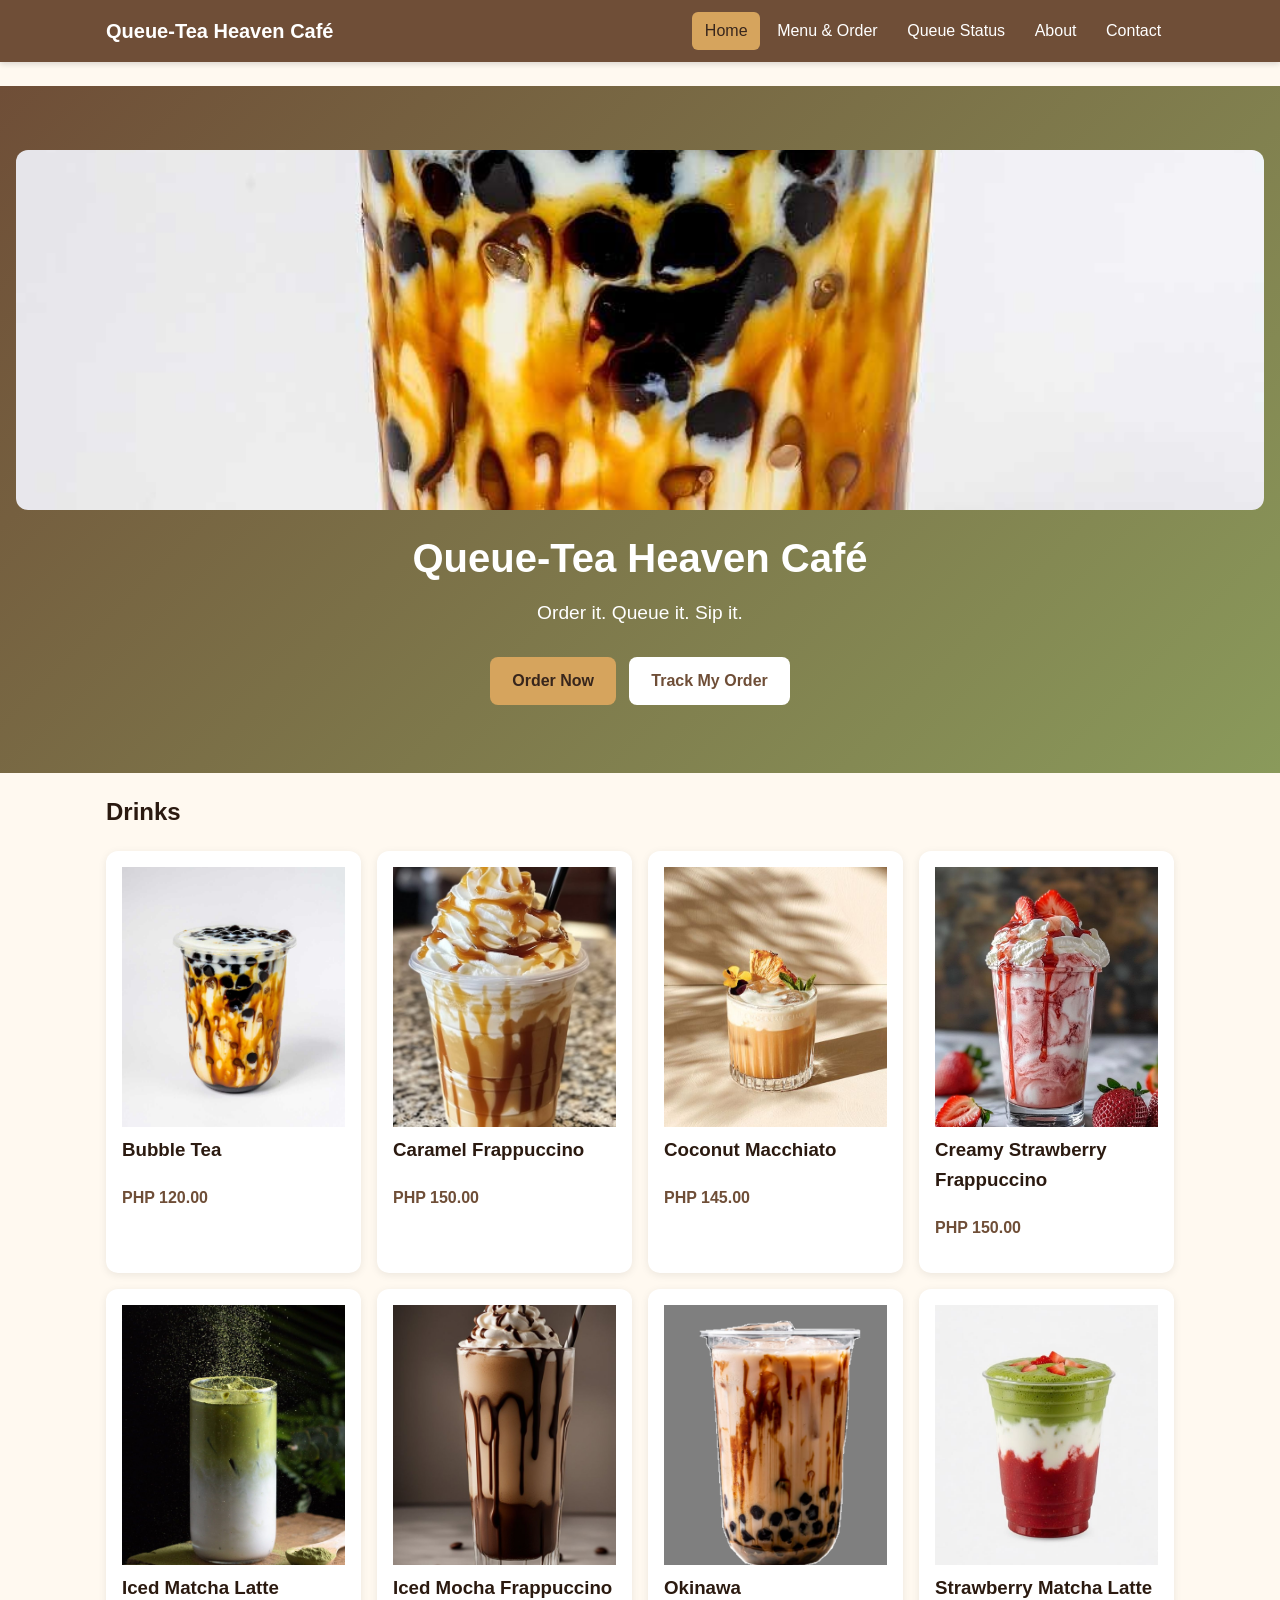
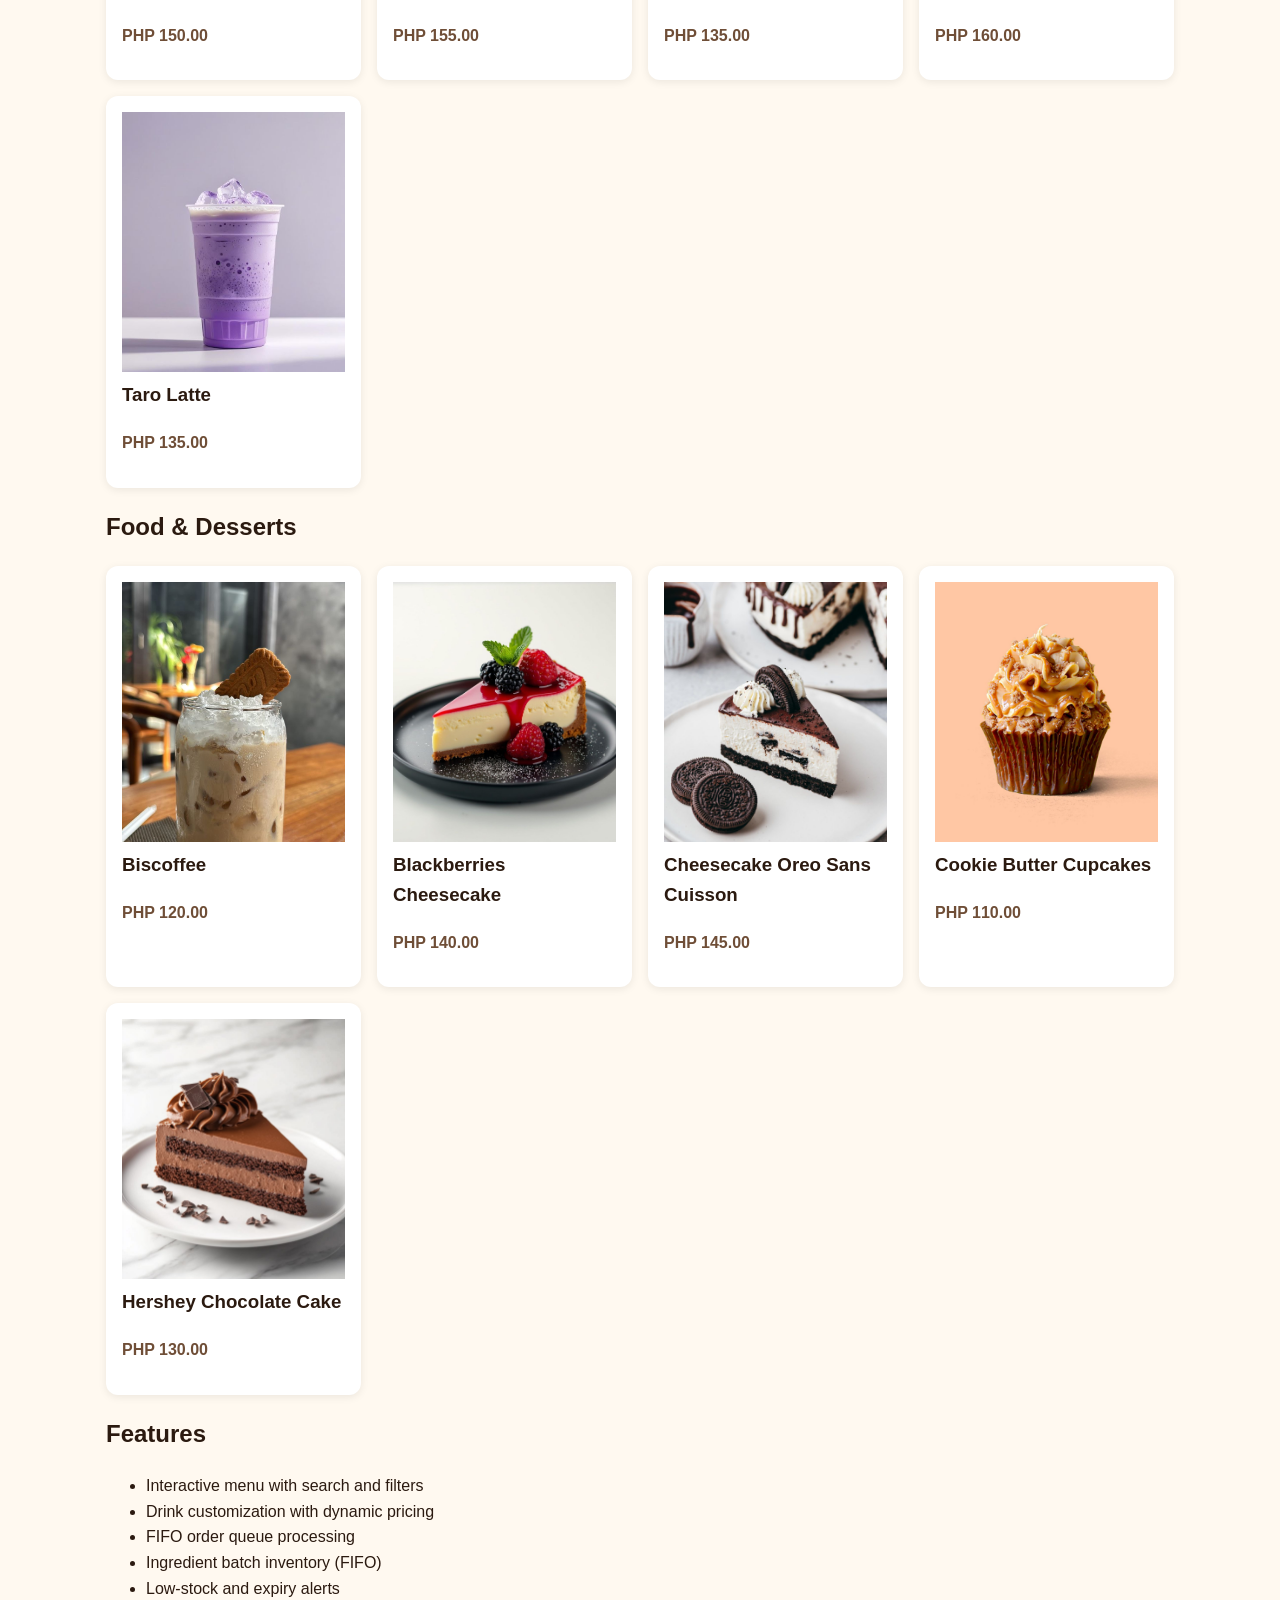
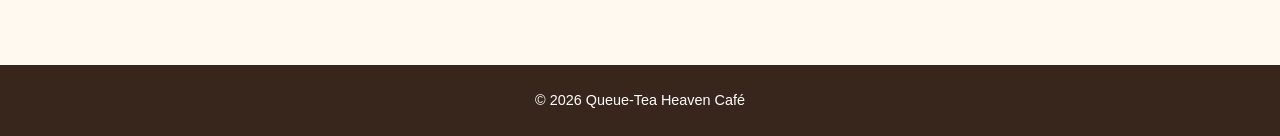
<file: index.html>
<!DOCTYPE html>
<html lang="en">
<head>
<meta charset="UTF-8">
<meta name="viewport" content="width=device-width, initial-scale=1">
<title>Queue-Tea Heaven Café</title>
<link rel="stylesheet" href="css/style.css">
</head>
<body>

<header class="site-header">
  <div class="container nav-wrap">
    <div class="brand">Queue-Tea Heaven Café</div>

    <button class="nav-toggle" aria-label="Toggle navigation">&#9776;</button>

    <nav class="nav-links">
      <a href="index.html">Home</a>
      <a href="menu.html">Menu & Order</a>
      <a href="queue.html">Queue Status</a>
      <a href="about.html">About</a>
      <a href="contact.html">Contact</a>
    </nav>
  </div>
</header>

<main>

<section class="hero">
  <img
    src="Bubble%20Tea.jpg"
    alt="Queue-Tea Heaven Café"
    style="width:100%;max-height:360px;object-fit:cover;border-radius:12px;margin-bottom:1rem;"
  >

  <h1>Queue-Tea Heaven Café</h1>
  <p>Order it. Queue it. Sip it.</p>

  <a class="btn" href="menu.html">Order Now</a>
  <a class="btn secondary" href="queue.html">Track My Order</a>
</section>

<div class="container">

  <!-- DRINKS SECTION -->
  <h2>Drinks</h2>

  <div class="grid cards">

    <div class="card">
      <img src="Bubble%20Tea.jpg" alt="Bubble Tea">
      <h3>Bubble Tea</h3>
      <p class="price">PHP 120.00</p>
    </div>

    <div class="card">
      <img src="Caramel%20Frappuccino.jpg" alt="Caramel Frappuccino">
      <h3>Caramel Frappuccino</h3>
      <p class="price">PHP 150.00</p>
    </div>

    <div class="card">
      <img src="Coconut%20Macchiato.jpg" alt="Coconut Macchiato">
      <h3>Coconut Macchiato</h3>
      <p class="price">PHP 145.00</p>
    </div>

    <div class="card">
      <img src="Creamy%20Strawberry%20frappuccino.jpg" alt="Creamy Strawberry Frappuccino">
      <h3>Creamy Strawberry Frappuccino</h3>
      <p class="price">PHP 150.00</p>
    </div>

    <div class="card">
      <img src="Iced%20Matcha%20Latte.jpg" alt="Iced Matcha Latte">
      <h3>Iced Matcha Latte</h3>
      <p class="price">PHP 150.00</p>
    </div>

    <div class="card">
      <img src="Iced%20Mocha%20Frappuccino.jpg" alt="Iced Mocha Frappuccino">
      <h3>Iced Mocha Frappuccino</h3>
      <p class="price">PHP 155.00</p>
    </div>

    <div class="card">
      <img src="Okinawa.png" alt="Okinawa">
      <h3>Okinawa</h3>
      <p class="price">PHP 135.00</p>
    </div>

    <div class="card">
      <img src="Strawberry%20Matcha%20Latte.jpg" alt="Strawberry Matcha Latte">
      <h3>Strawberry Matcha Latte</h3>
      <p class="price">PHP 160.00</p>
    </div>

    <div class="card">
      <img src="Tarro%20Latte.jpg" alt="Taro Latte">
      <h3>Taro Latte</h3>
      <p class="price">PHP 135.00</p>
    </div>

  </div>

  <!-- FOOD AND DESSERTS SECTION -->
  <h2>Food &amp; Desserts</h2>

  <div class="grid cards">

    <div class="card">
      <img src="Biscoffee.jpg" alt="Biscoffee">
      <h3>Biscoffee</h3>
      <p class="price">PHP 120.00</p>
    </div>

    <div class="card">
      <img src="Blackberries%20Cheesecake.jpg" alt="Blackberries Cheesecake">
      <h3>Blackberries Cheesecake</h3>
      <p class="price">PHP 140.00</p>
    </div>

    <div class="card">
      <img src="Cheesecake%20Oreo%20Sans%20Cuisson.jpg" alt="Cheesecake Oreo Sans Cuisson">
      <h3>Cheesecake Oreo Sans Cuisson</h3>
      <p class="price">PHP 145.00</p>
    </div>

    <div class="card">
      <img src="Cookie%20Butter%20Cupcakes.jpg" alt="Cookie Butter Cupcakes">
      <h3>Cookie Butter Cupcakes</h3>
      <p class="price">PHP 110.00</p>
    </div>

    <div class="card">
      <img src="Hershey%20Chocolate%20Cake.jpg" alt="Hershey Chocolate Cake">
      <h3>Hershey Chocolate Cake</h3>
      <p class="price">PHP 130.00</p>
    </div>

  </div>

  <!-- ORIGINAL WEBSITE FEATURES -->
  <h2>Features</h2>

  <ul>
    <li>Interactive menu with search and filters</li>
    <li>Drink customization with dynamic pricing</li>
    <li>FIFO order queue processing</li>
    <li>Ingredient batch inventory (FIFO)</li>
    <li>Low-stock and expiry alerts</li>
  </ul>

</div>
</main>

<footer>&copy; 2026 Queue-Tea Heaven Café</footer>

<script src="js/main.js"></script>

</body>
</html>
</file>
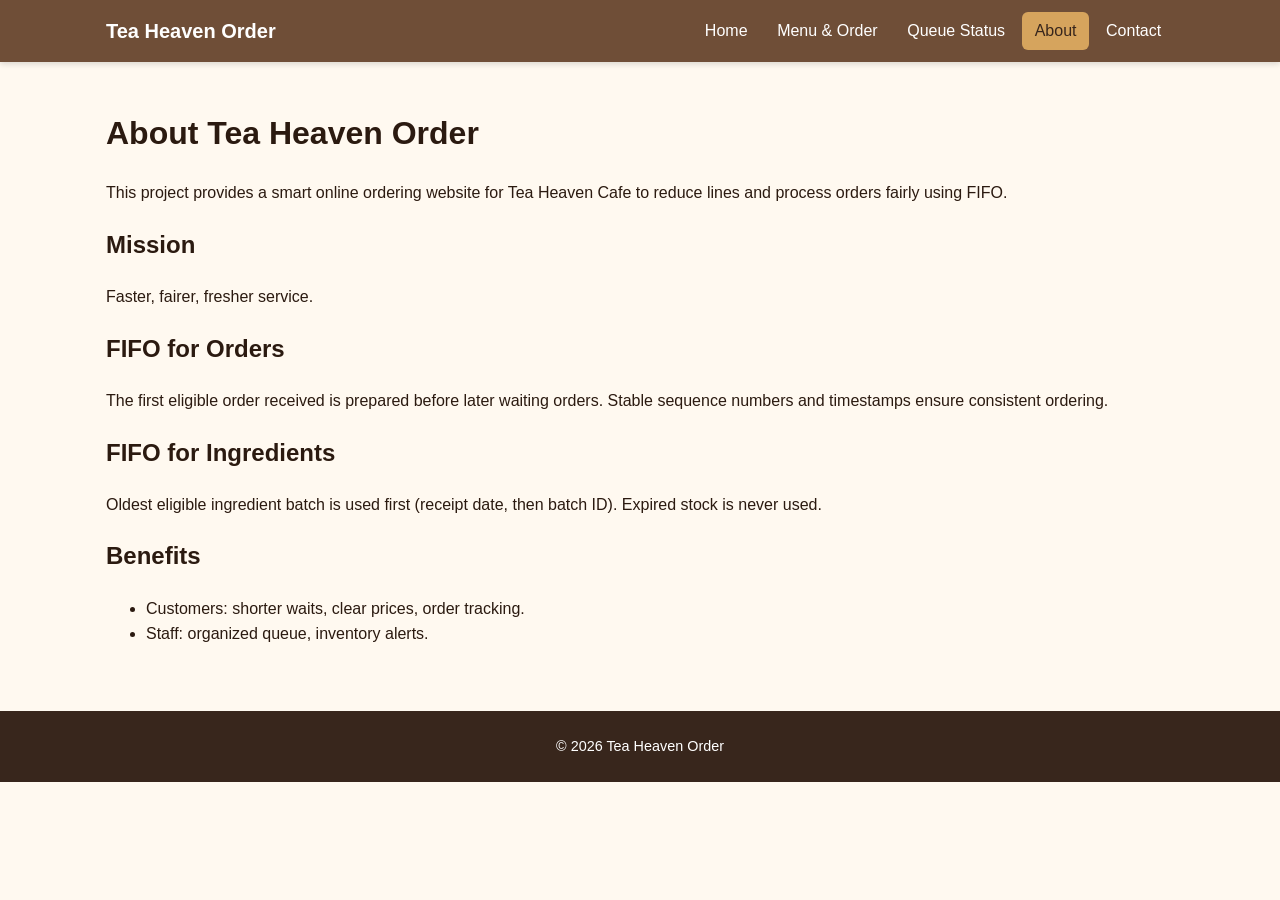
<file: about.html>
<!DOCTYPE html><html lang="en"><head><meta charset="UTF-8"><meta name="viewport" content="width=device-width,initial-scale=1"><title>About - Tea Heaven</title><link rel="stylesheet" href="css/style.css"></head><body>
<header class="site-header"><div class="container nav-wrap"><div class="brand">Tea Heaven Order</div><button class="nav-toggle">&#9776;</button><nav class="nav-links"><a href="index.html">Home</a><a href="menu.html">Menu & Order</a><a href="queue.html">Queue Status</a><a href="about.html">About</a><a href="contact.html">Contact</a></nav></div></header>
<main><div class="container">
<h1>About Tea Heaven Order</h1>
<p>This project provides a smart online ordering website for Tea Heaven Cafe to reduce lines and process orders fairly using FIFO.</p>
<h2>Mission</h2><p>Faster, fairer, fresher service.</p>
<h2>FIFO for Orders</h2><p>The first eligible order received is prepared before later waiting orders. Stable sequence numbers and timestamps ensure consistent ordering.</p>
<h2>FIFO for Ingredients</h2><p>Oldest eligible ingredient batch is used first (receipt date, then batch ID). Expired stock is never used.</p>
<h2>Benefits</h2><ul><li>Customers: shorter waits, clear prices, order tracking.</li><li>Staff: organized queue, inventory alerts.</li></ul>
</div></main>
<footer>&copy; 2026 Tea Heaven Order</footer>
<script src="js/main.js"></script>
</body></html>
</file>
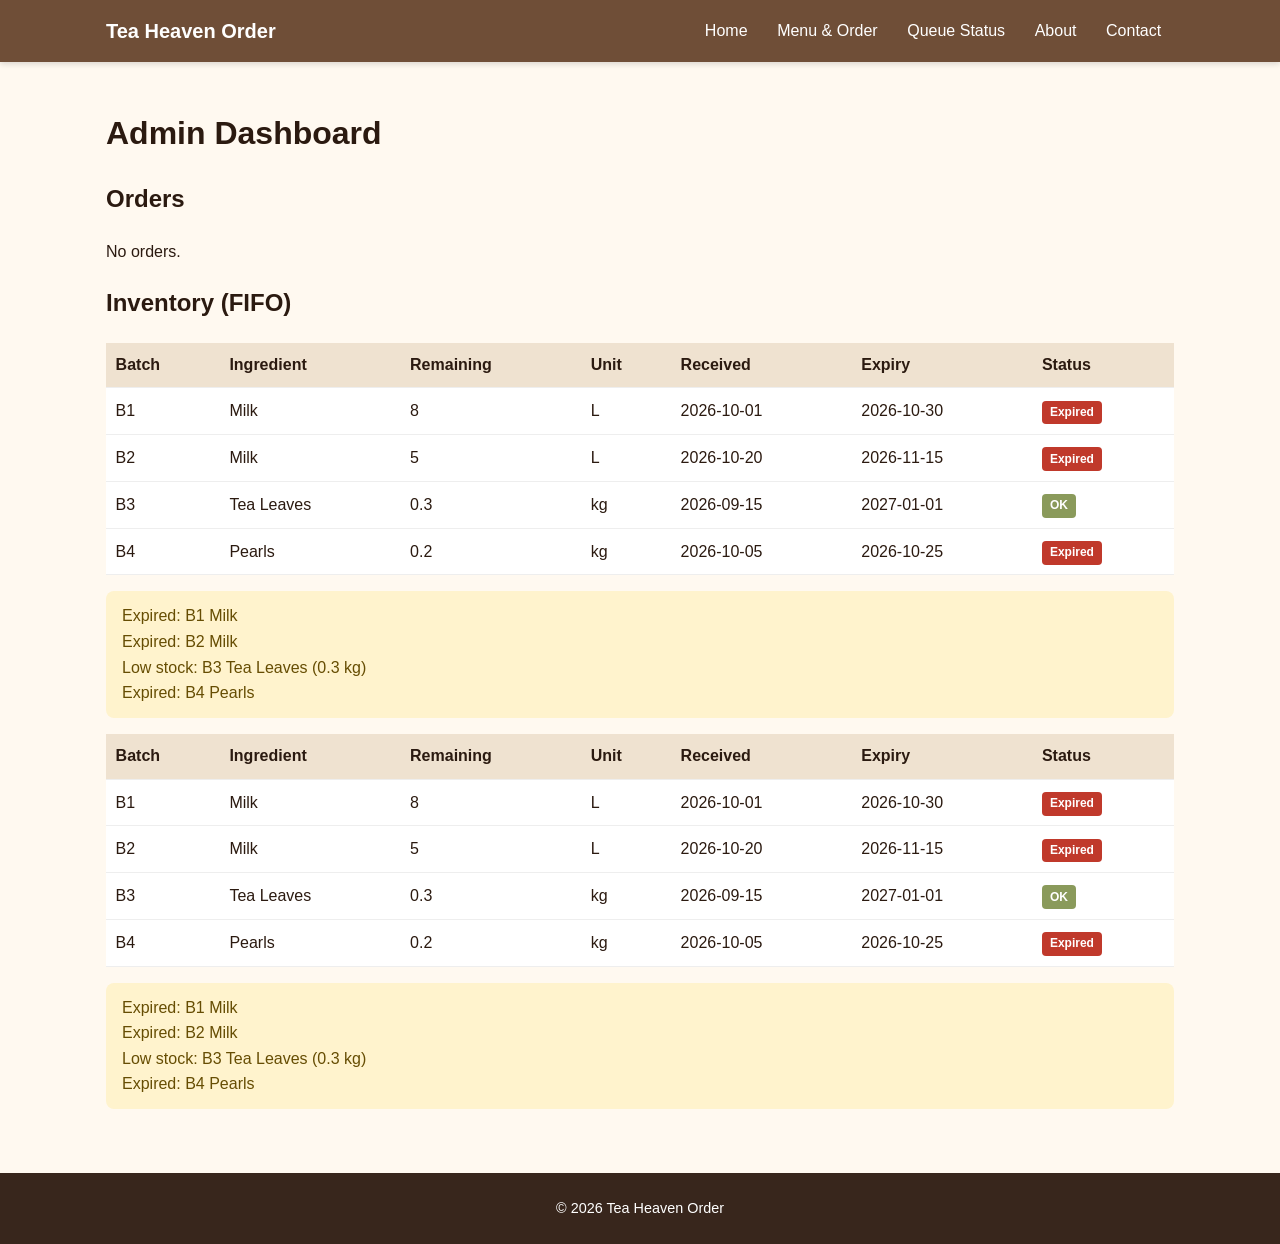
<file: admin.html>
<!DOCTYPE html><html lang="en"><head><meta charset="UTF-8"><meta name="viewport" content="width=device-width,initial-scale=1"><title>Admin - Tea Heaven</title><link rel="stylesheet" href="css/style.css"></head><body>
<header class="site-header"><div class="container nav-wrap"><div class="brand">Tea Heaven Order</div><button class="nav-toggle">&#9776;</button><nav class="nav-links"><a href="index.html">Home</a><a href="menu.html">Menu & Order</a><a href="queue.html">Queue Status</a><a href="about.html">About</a><a href="contact.html">Contact</a></nav></div></header>
<main><div class="container">
<h1>Admin Dashboard</h1>
<h2>Orders</h2><div id="adminOrders"></div>
<h2>Inventory (FIFO)</h2><div id="invTable"></div><div id="adminInv"></div>
</div></main>
<footer>&copy; 2026 Tea Heaven Order</footer>
<script src="js/main.js"></script><script src="js/inventory.js"></script><script src="js/queue.js"></script><script src="js/admin.js"></script>
</body></html>
</file>
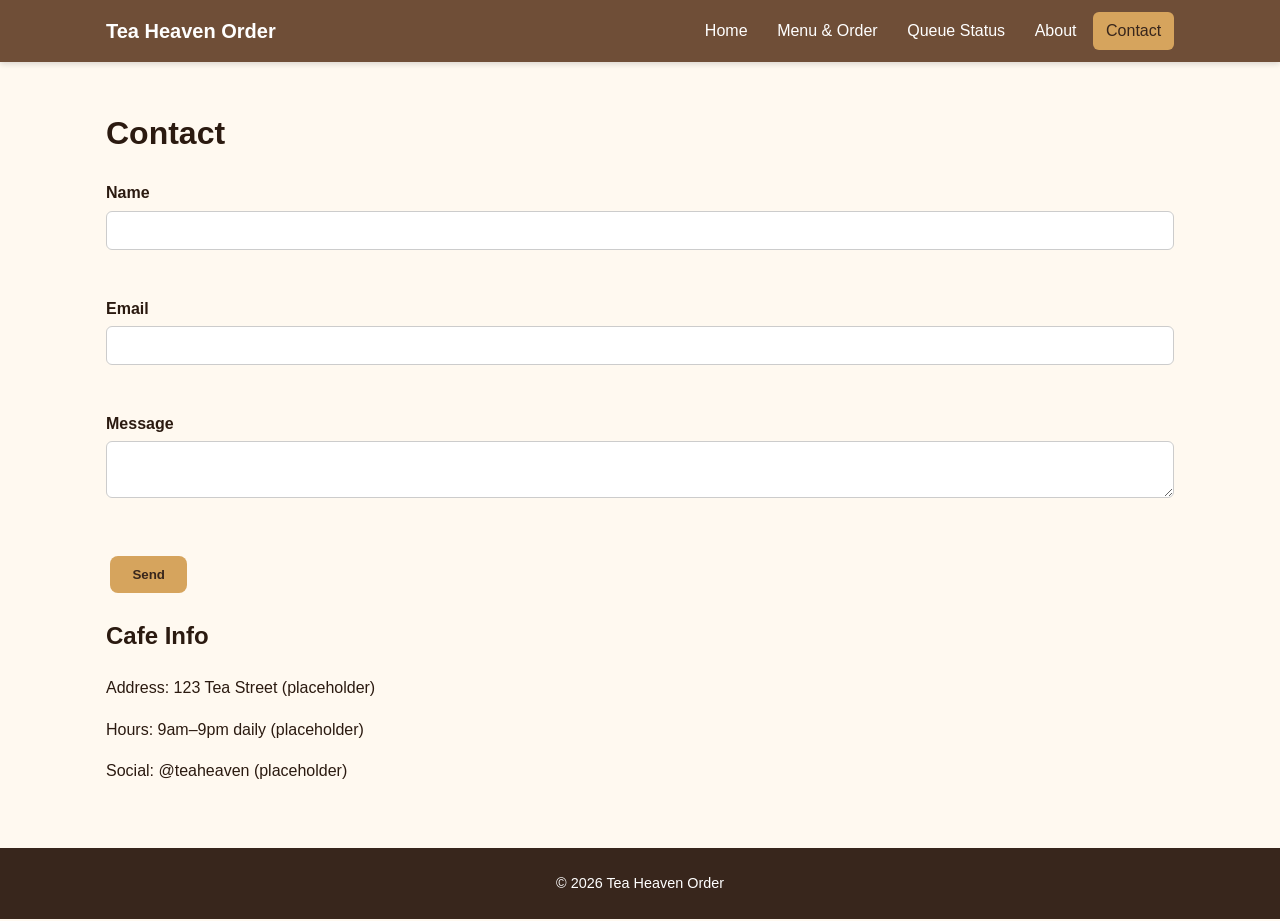
<file: contact.html>
<!DOCTYPE html><html lang="en"><head><meta charset="UTF-8"><meta name="viewport" content="width=device-width,initial-scale=1"><title>Contact - Tea Heaven</title><link rel="stylesheet" href="css/style.css"></head><body>
<header class="site-header"><div class="container nav-wrap"><div class="brand">Tea Heaven Order</div><button class="nav-toggle">&#9776;</button><nav class="nav-links"><a href="index.html">Home</a><a href="menu.html">Menu & Order</a><a href="queue.html">Queue Status</a><a href="about.html">About</a><a href="contact.html">Contact</a></nav></div></header>
<main><div class="container">
<h1>Contact</h1>
<form id="contactForm">
  <div class="form-group"><label>Name</label><input id="cName"><p class="error" id="cNameErr"></p></div>
  <div class="form-group"><label>Email</label><input id="cEmail"><p class="error" id="cEmailErr"></p></div>
  <div class="form-group"><label>Message</label><textarea id="cMsg"></textarea><p class="error" id="cMsgErr"></p></div>
  <button class="btn" type="submit">Send</button>
  <p class="success" id="cSuccess"></p>
</form>
<h2>Cafe Info</h2>
<p>Address: 123 Tea Street (placeholder)</p>
<p>Hours: 9am–9pm daily (placeholder)</p>
<p>Social: @teaheaven (placeholder)</p>
</div></main>
<footer>&copy; 2026 Tea Heaven Order</footer>
<script src="js/main.js"></script>
<script>
document.getElementById('contactForm').addEventListener('submit',e=>{
  e.preventDefault();
  let ok=true;
  const name=document.getElementById('cName').value.trim();
  const email=document.getElementById('cEmail').value.trim();
  const msg=document.getElementById('cMsg').value.trim();
  document.getElementById('cNameErr').textContent = name?'':'Name required';
  if(!name) ok=false;
  document.getElementById('cEmailErr').textContent = /^[^\s@]+@[^\s@]+\.[^\s@]+$/.test(email)?'':'Valid email required';
  if(!/^[^\s@]+@[^\s@]+\.[^\s@]+$/.test(email)) ok=false;
  document.getElementById('cMsgErr').textContent = msg?'':'Message required';
  if(!msg) ok=false;
  if(ok){ document.getElementById('cSuccess').textContent='Message sent (demo).'; }
});
</script>
</body></html>
</file>
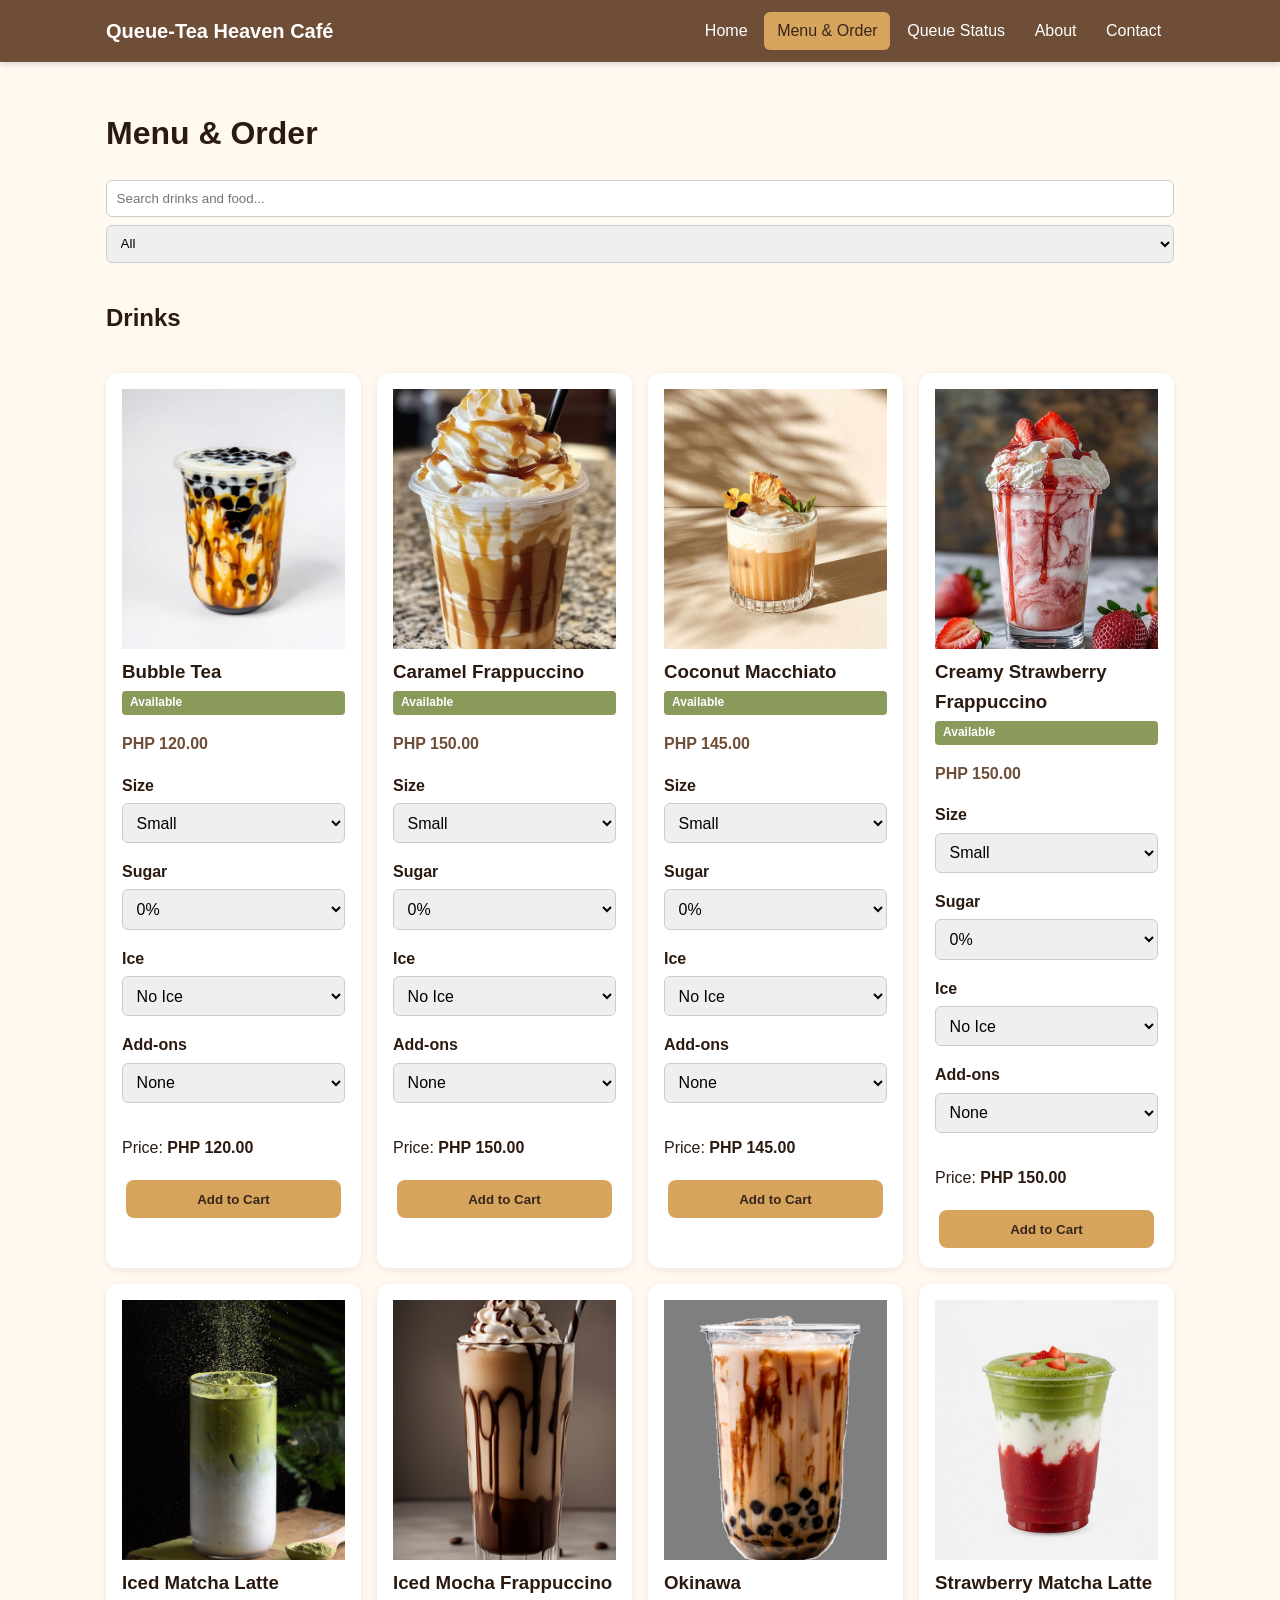
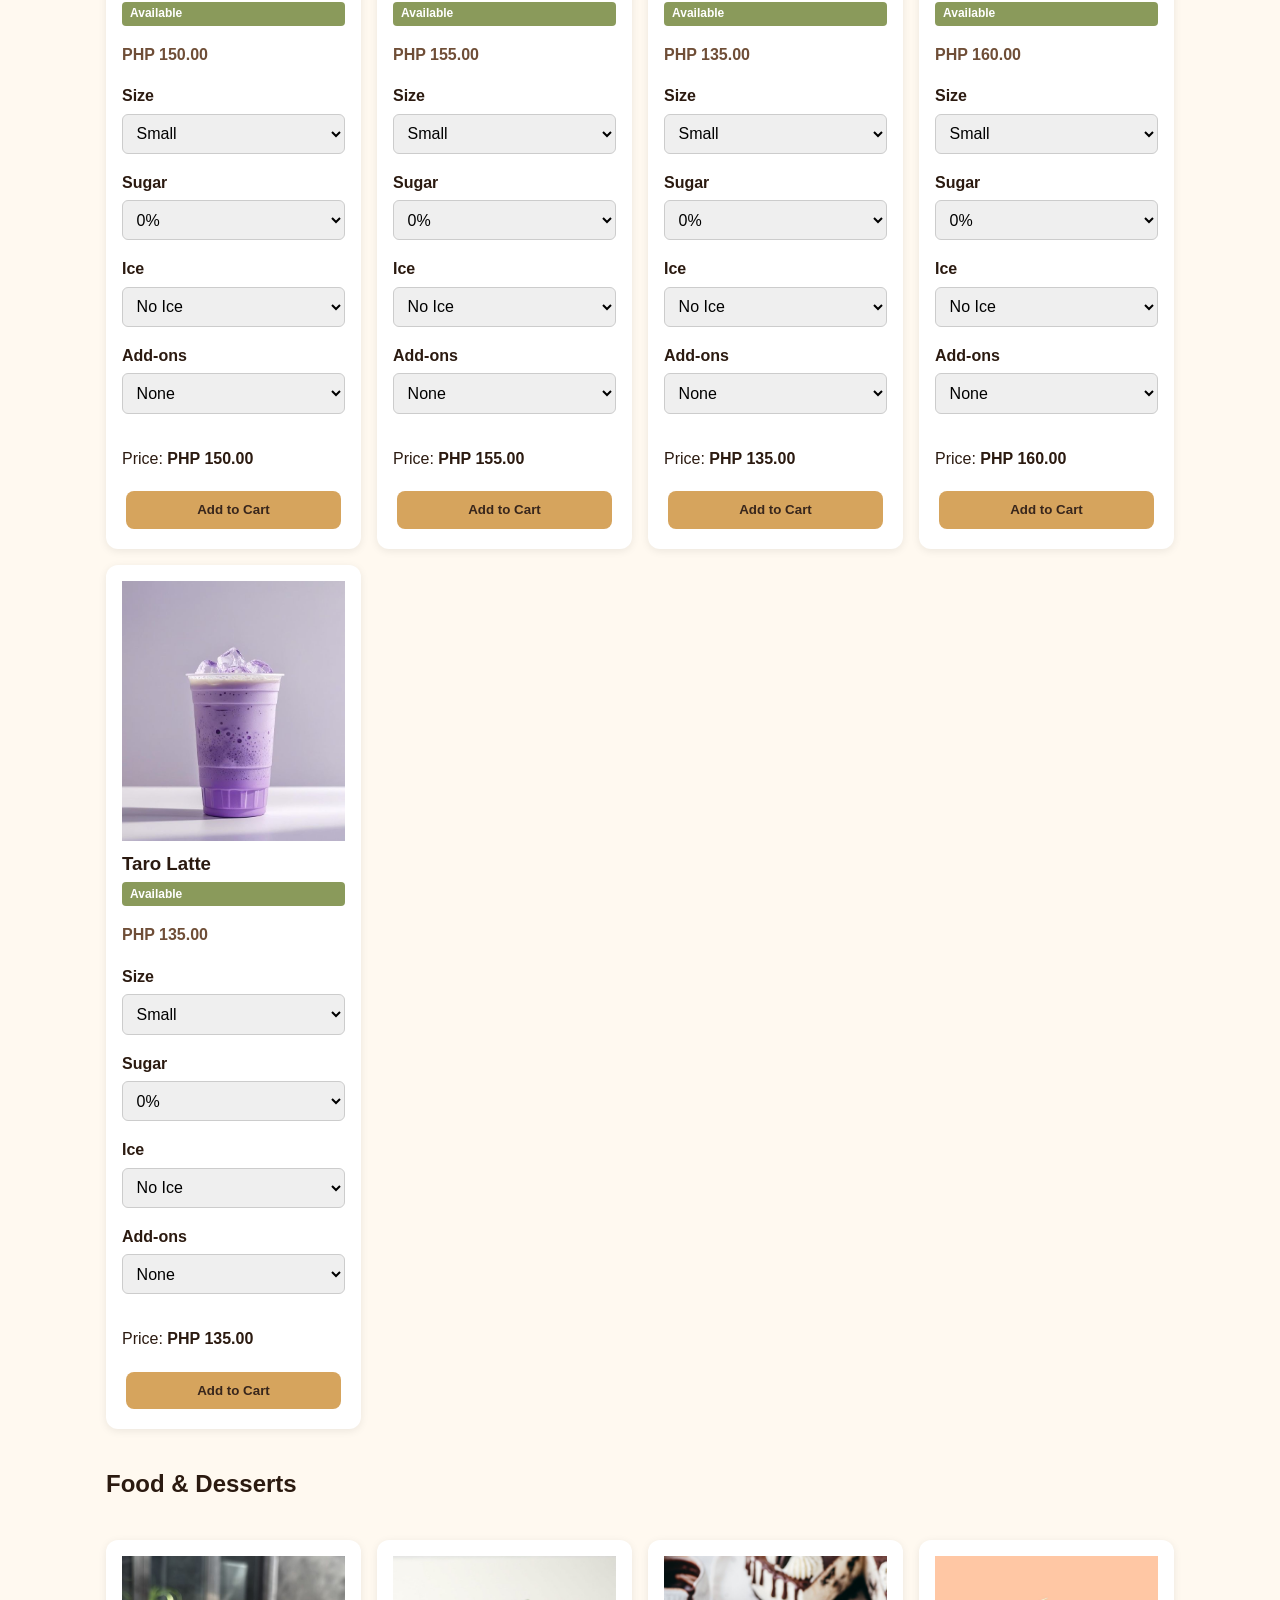
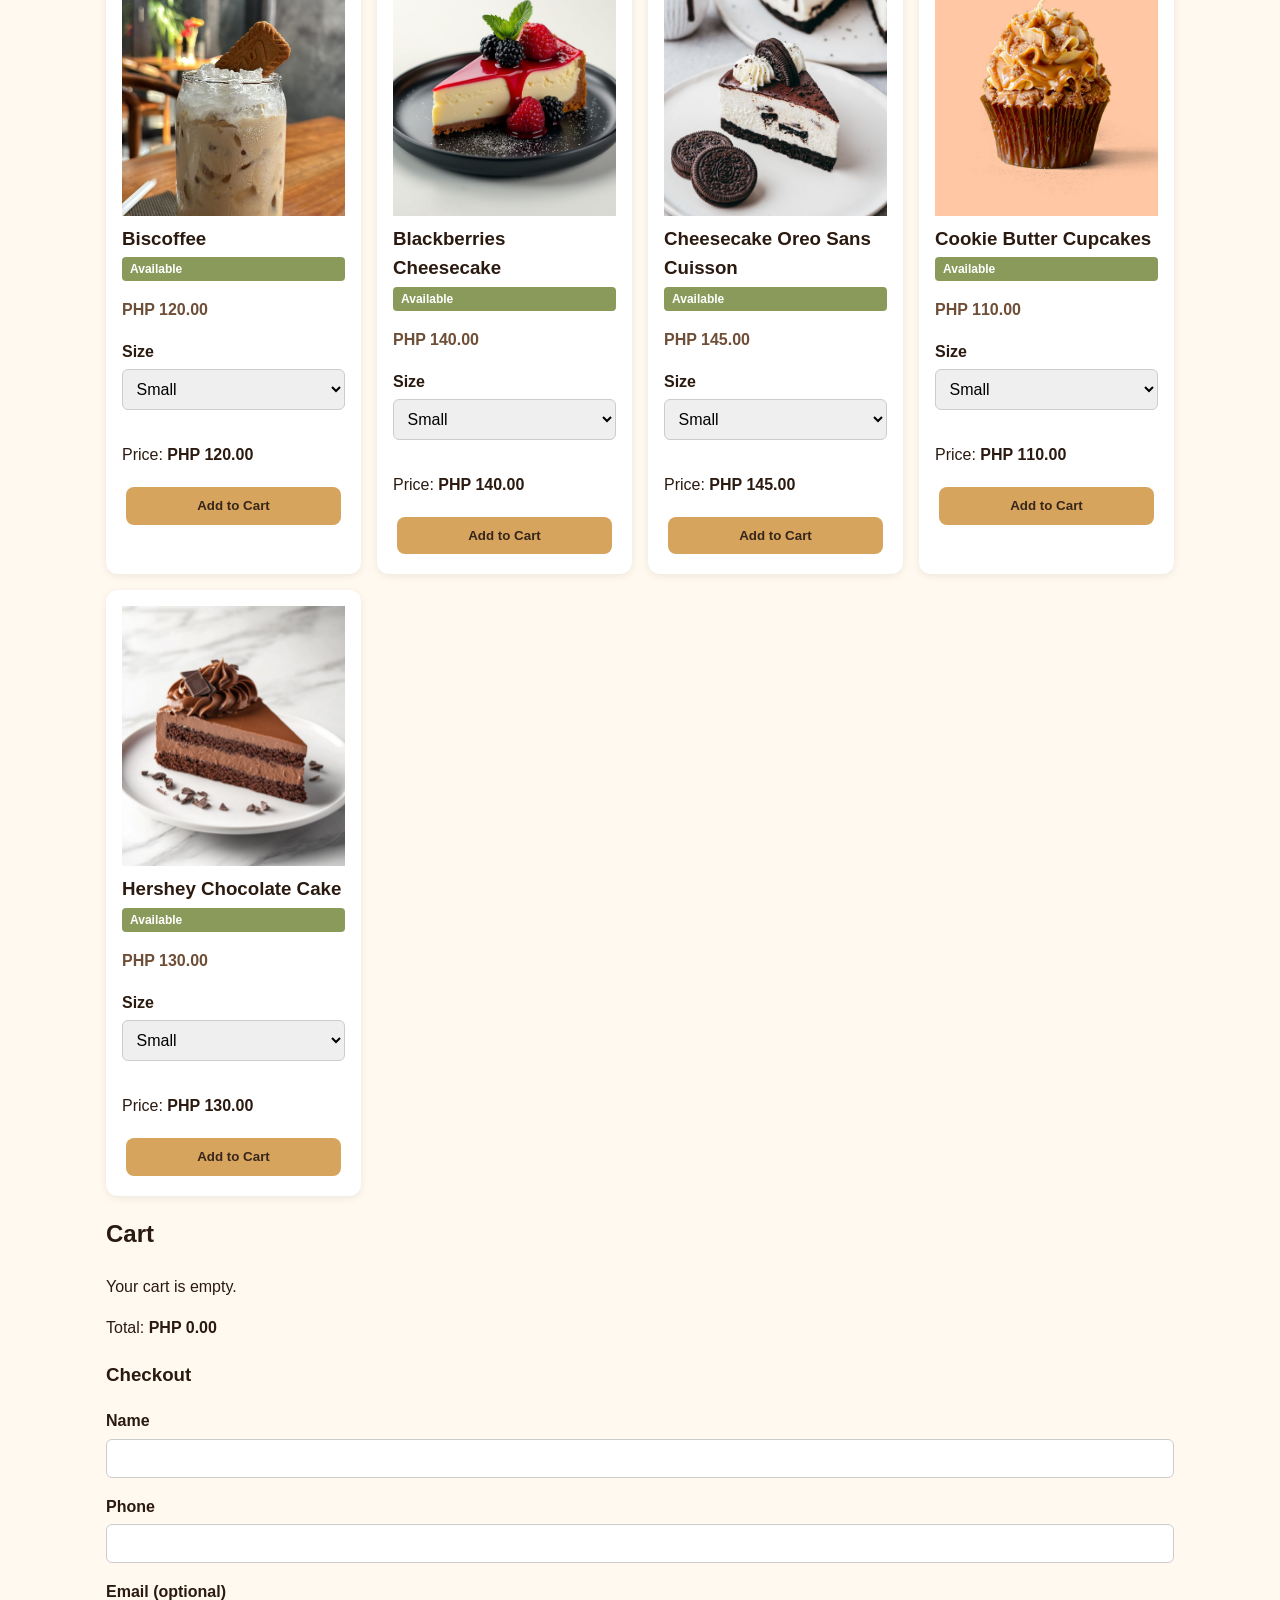
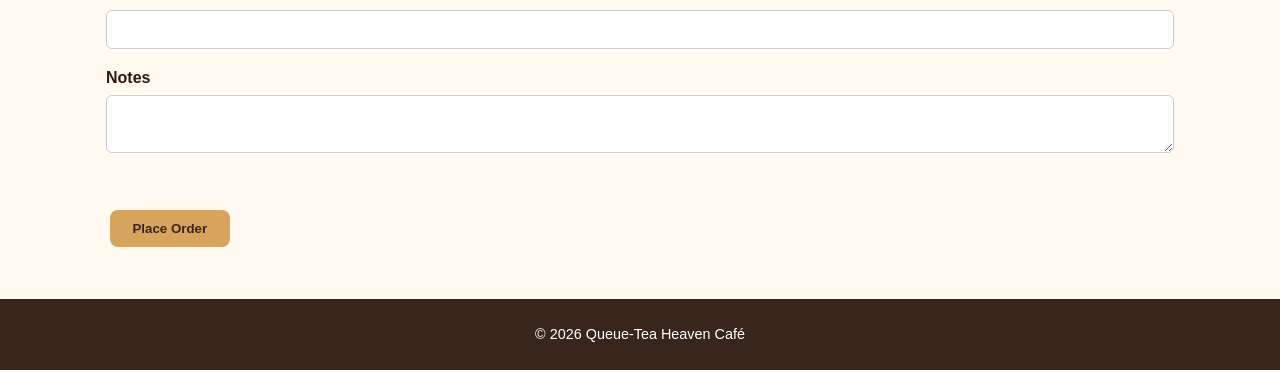
<file: menu.html>
<!DOCTYPE html>
<html lang="en">
<head>
  <meta charset="UTF-8">
  <meta name="viewport" content="width=device-width, initial-scale=1">
  <title>Menu &amp; Order - Queue-Tea Heaven Café</title>
  <link rel="stylesheet" href="css/style.css">
</head>
<body>
  <header class="site-header">
    <div class="container nav-wrap">
      <div class="brand">Queue-Tea Heaven Café</div>
      <button class="nav-toggle" aria-label="Toggle navigation">&#9776;</button>
      <nav class="nav-links">
        <a href="index.html">Home</a>
        <a href="menu.html">Menu &amp; Order</a>
        <a href="queue.html">Queue Status</a>
        <a href="about.html">About</a>
        <a href="contact.html">Contact</a>
      </nav>
    </div>
  </header>

  <main>
    <div class="container">
      <h1>Menu &amp; Order</h1>

      <input
        id="searchInput"
        type="search"
        placeholder="Search drinks and food..."
        aria-label="Search menu"
        style="width:100%;padding:.6rem;margin-bottom:.5rem;border:1px solid #ccc;border-radius:6px"
      >

      <select
        id="catFilter"
        aria-label="Filter menu category"
        style="width:100%;padding:.6rem;margin-bottom:1rem;border:1px solid #ccc;border-radius:6px"
      >
        <option value="All">All</option>
        <option value="Drinks">Drinks</option>
        <option value="Food &amp; Desserts">Food &amp; Desserts</option>
      </select>

      <div id="menuGrid" class="grid cards"></div>

      <h2>Cart</h2>
      <div id="cartBox"></div>
      <p>Total: <strong id="cartTotal">PHP 0.00</strong></p>

      <h3>Checkout</h3>

      <div class="form-group">
        <label for="custName">Name</label>
        <input id="custName" autocomplete="name">
      </div>

      <div class="form-group">
        <label for="custPhone">Phone</label>
        <input id="custPhone" type="tel" autocomplete="tel">
      </div>

      <div class="form-group">
        <label for="custEmail">Email (optional)</label>
        <input id="custEmail" type="email" autocomplete="email">
      </div>

      <div class="form-group">
        <label for="custNotes">Notes</label>
        <textarea id="custNotes"></textarea>
      </div>

      <p class="error" id="formError"></p>
      <button class="btn" id="checkoutBtn">Place Order</button>
      <div id="receipt" class="hidden"></div>
    </div>
  </main>

  <footer>&copy; 2026 Queue-Tea Heaven Café</footer>

  <script src="js/main.js"></script>
  <script src="js/menu.js"></script>
  <script src="js/ordering.js"></script>
</body>
</html>
</file>
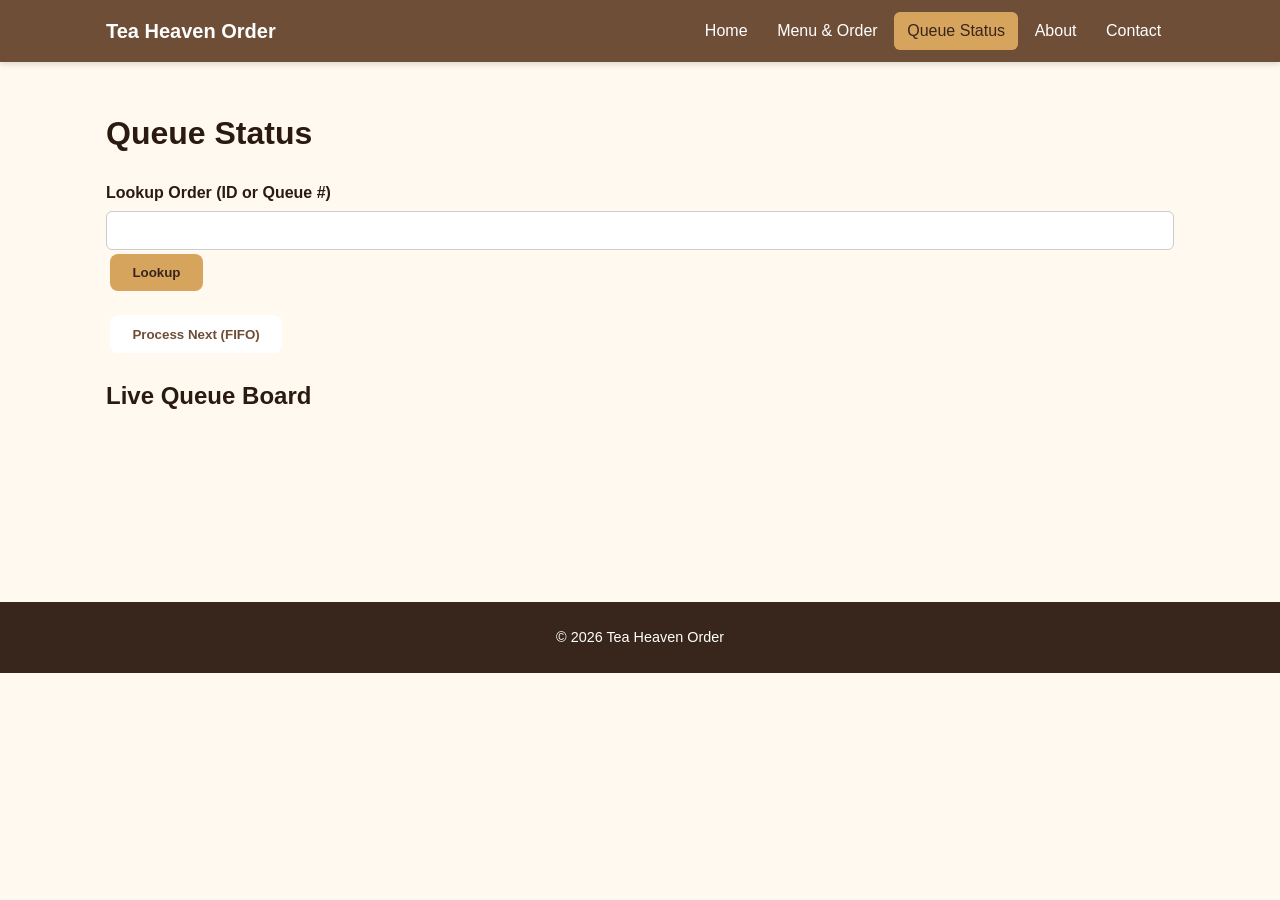
<file: queue.html>
<!DOCTYPE html><html lang="en"><head><meta charset="UTF-8"><meta name="viewport" content="width=device-width,initial-scale=1"><title>Queue Status - Tea Heaven</title><link rel="stylesheet" href="css/style.css"></head><body>
<header class="site-header"><div class="container nav-wrap"><div class="brand">Tea Heaven Order</div><button class="nav-toggle">&#9776;</button><nav class="nav-links"><a href="index.html">Home</a><a href="menu.html">Menu & Order</a><a href="queue.html">Queue Status</a><a href="about.html">About</a><a href="contact.html">Contact</a></nav></div></header>
<main><div class="container">
<h1>Queue Status</h1>
<div class="form-group"><label>Lookup Order (ID or Queue #)</label><input id="lookupInput"><button class="btn" id="lookupBtn">Lookup</button></div>
<div id="lookupResult"></div>
<button class="btn secondary" id="processBtn">Process Next (FIFO)</button>
<h2>Live Queue Board</h2>
<div id="queueBoard" class="grid cards"></div>
</div></main>
<footer>&copy; 2026 Tea Heaven Order</footer>
<script src="js/main.js"></script><script src="js/queue.js"></script>
</body></html>
</file>
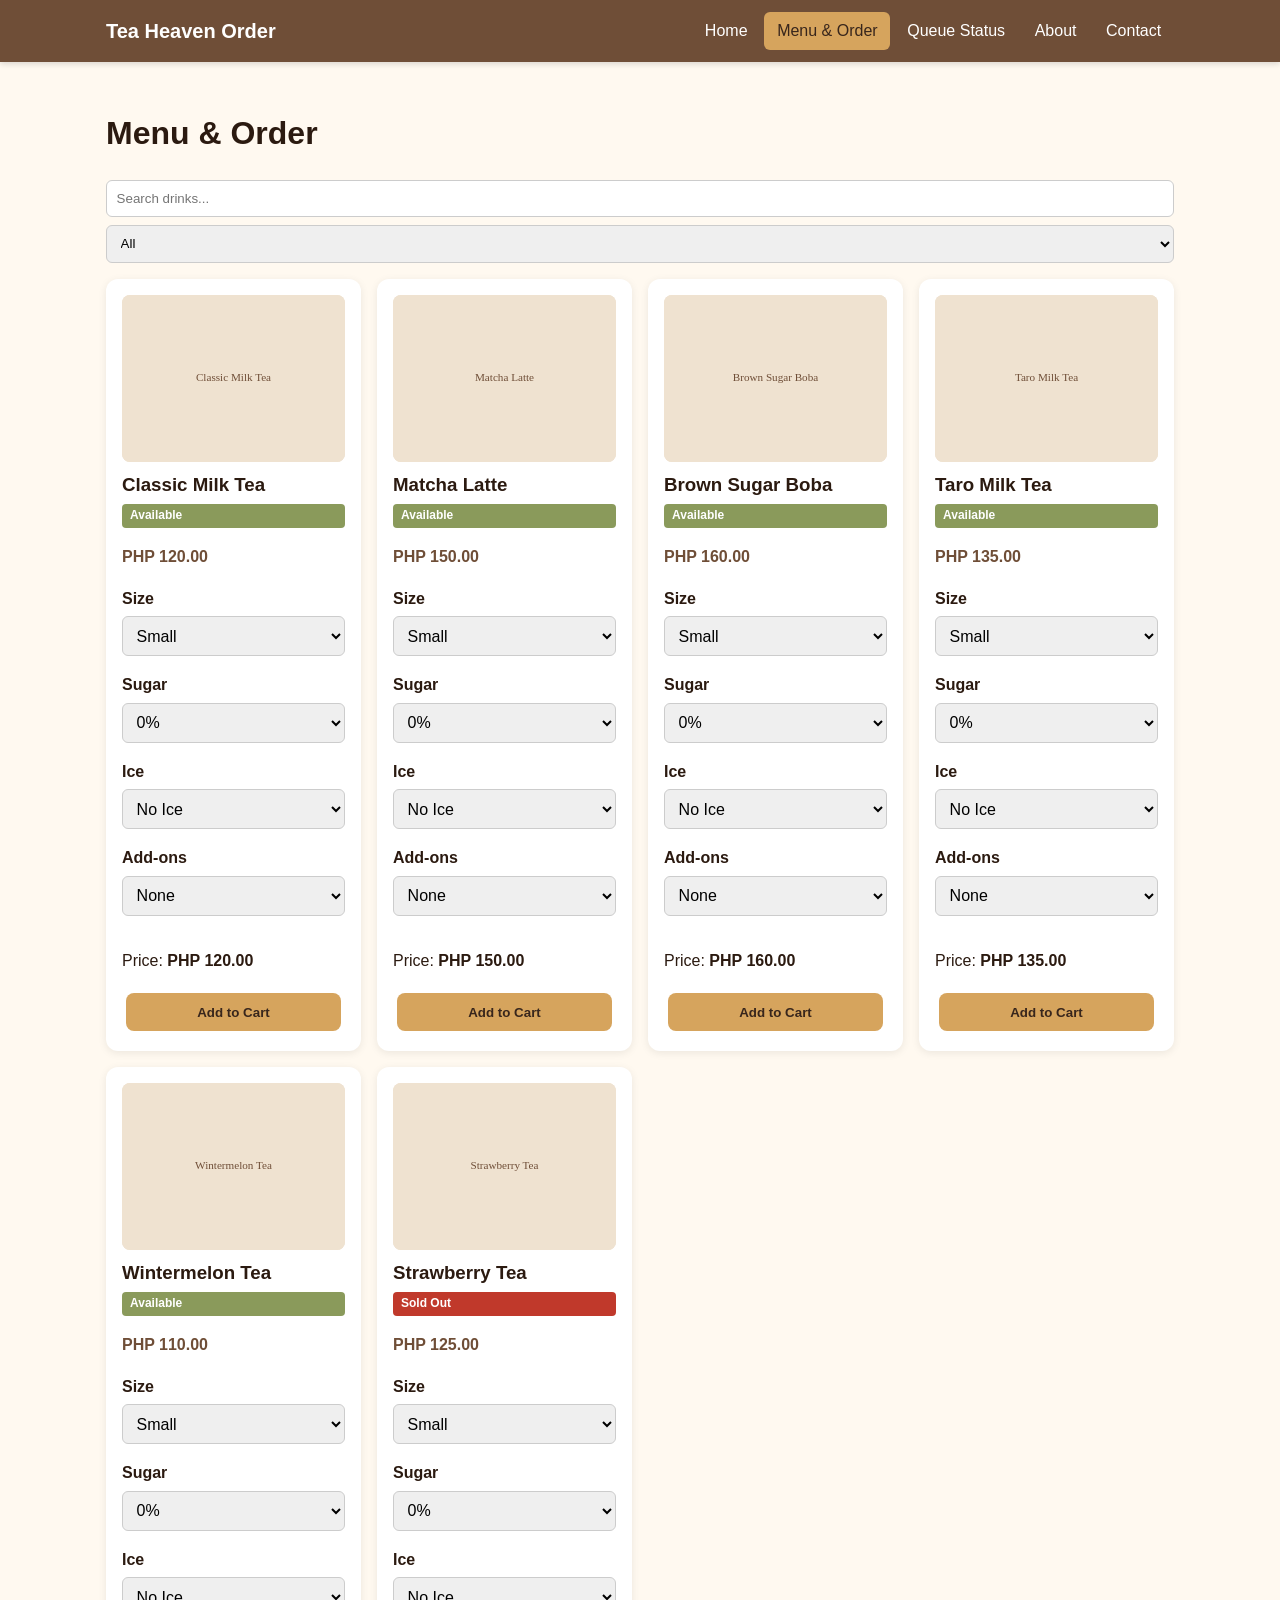
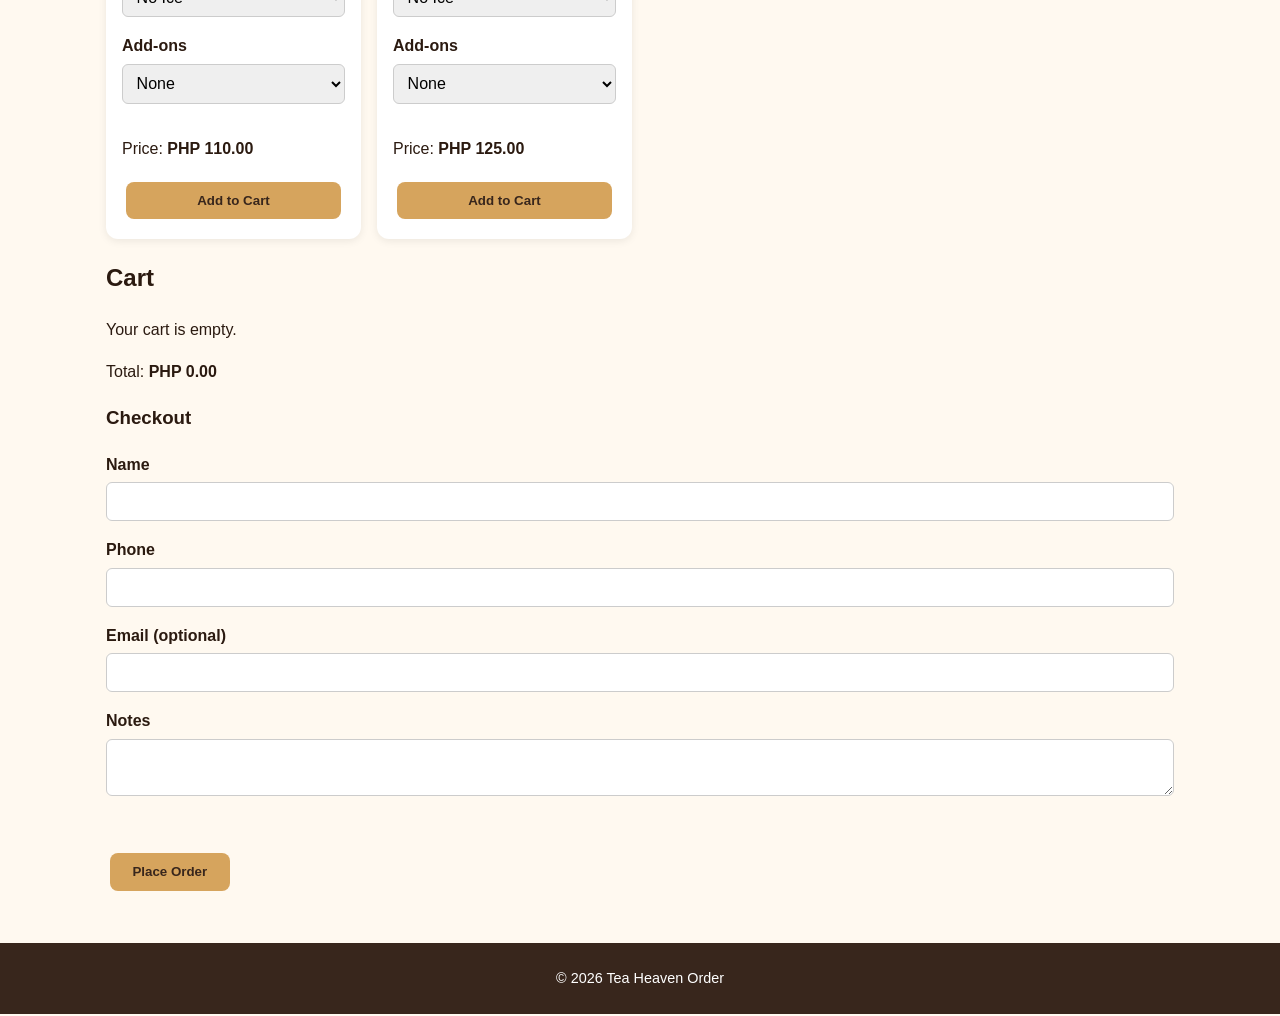
<file: TEA/menu.html>
<!DOCTYPE html><html lang="en"><head><meta charset="UTF-8"><meta name="viewport" content="width=device-width,initial-scale=1"><title>Menu & Order - Tea Heaven</title><link rel="stylesheet" href="css/style.css"></head><body>
<header class="site-header"><div class="container nav-wrap"><div class="brand">Tea Heaven Order</div><button class="nav-toggle">&#9776;</button><nav class="nav-links"><a href="index.html">Home</a><a href="menu.html">Menu & Order</a><a href="queue.html">Queue Status</a><a href="about.html">About</a><a href="contact.html">Contact</a></nav></div></header>
<main><div class="container">
<h1>Menu & Order</h1>
<input id="searchInput" placeholder="Search drinks..." style="width:100%;padding:.6rem;margin-bottom:.5rem;border:1px solid #ccc;border-radius:6px">
<select id="catFilter" style="width:100%;padding:.6rem;margin-bottom:1rem;border:1px solid #ccc;border-radius:6px">
  <option>All</option><option>Milk Tea</option><option>Matcha</option><option>Specialty</option><option>Fruit Tea</option>
</select>
<div id="menuGrid" class="grid cards"></div>
<h2>Cart</h2>
<div id="cartBox"></div>
<p>Total: <strong id="cartTotal">PHP 0.00</strong></p>
<h3>Checkout</h3>
<div class="form-group"><label>Name</label><input id="custName"></div>
<div class="form-group"><label>Phone</label><input id="custPhone"></div>
<div class="form-group"><label>Email (optional)</label><input id="custEmail"></div>
<div class="form-group"><label>Notes</label><textarea id="custNotes"></textarea></div>
<p class="error" id="formError"></p>
<button class="btn" id="checkoutBtn">Place Order</button>
<div id="receipt" class="hidden"></div>
</div></main>
<footer>&copy; 2026 Tea Heaven Order</footer>
<script src="js/main.js"></script><script src="js/menu.js"></script><script src="js/ordering.js"></script>
</body></html>
</file>
<file: css/style.css>
:root {
  --cream: #FFF9F0;
  --brown: #6F4E37;
  --dark: #38261C;
  --matcha: #8A9A5B;
  --gold: #D6A45D;
  --beige: #EFE2D0;
  --text: #2b1a10;
  --muted: #7a6555;
  --danger: #c0392b;
  --ok: #2e7d32;
}
* { box-sizing: border-box; }
html, body { margin: 0; padding: 0; }
body {
  font-family: "Segoe UI", Roboto, Arial, sans-serif;
  background: var(--cream);
  color: var(--text);
  line-height: 1.6;
}
a { color: var(--brown); text-decoration: none; }
a:hover { text-decoration: underline; }
img { max-width: 100%; height: auto; display: block; }
.container { width: 100%; max-width: 1100px; margin: 0 auto; padding: 0 1rem; }
header.site-header {
  background: var(--brown); color: #fff;
  position: sticky; top: 0; z-index: 100;
  box-shadow: 0 2px 6px rgba(0,0,0,.15);
}
header .nav-wrap { display: flex; align-items: center; justify-content: space-between; flex-wrap: wrap; padding: .75rem 1rem; }
.brand { font-weight: 800; font-size: 1.25rem; color: #fff; }
.nav-links { display: flex; gap: .25rem; flex-wrap: wrap; }
.nav-links a { color: #fff; padding: .4rem .8rem; border-radius: 6px; }
.nav-links a:hover, .nav-links a.active { background: var(--gold); color: var(--dark); text-decoration: none; }
.nav-toggle { display: none; background: none; border: none; color: #fff; font-size: 1.5rem; cursor: pointer; }
main { min-height: 60vh; padding: 1.5rem 0 3rem; }
footer { background: var(--dark); color: #fff; padding: 1.5rem 1rem; text-align: center; font-size: .9rem; }
.hero {
  background: linear-gradient(135deg, var(--brown), var(--matcha));
  color: #fff; padding: 4rem 1rem; text-align: center;
}
.hero h1 { font-size: 2.5rem; margin: 0 0 .5rem; }
.hero p { font-size: 1.2rem; margin: 0 0 1.5rem; }
.btn {
  display: inline-block; padding: .7rem 1.4rem; border-radius: 8px; border: none;
  background: var(--gold); color: var(--dark); font-weight: 700; cursor: pointer;
  margin: .25rem; transition: transform .1s;
}
.btn:hover { transform: translateY(-1px); }
.btn.secondary { background: #fff; color: var(--brown); }
.btn.danger { background: var(--danger); color: #fff; }
.grid { display: grid; gap: 1rem; }
.cards { grid-template-columns: repeat(auto-fill, minmax(240px, 1fr)); }
.card {
  background: #fff; border-radius: 12px; padding: 1rem;
  box-shadow: 0 2px 8px rgba(0,0,0,.08); display: flex; flex-direction: column;
}
.card img { display: block; width: 100%; height: 260px; aspect-ratio: 4/3; object-fit: cover; object-position: center; border- radius: 8pk; background: var(--beige); }
.card h3 { margin: .5rem 0 .25rem; }
.price { color: var(--brown); font-weight: 700; }
.badge { display: inline-block; padding: .15rem .5rem; border-radius: 4px; font-size: .75rem; font-weight: 700; }
.badge.soldout { background: var(--danger); color: #fff; }
.badge.ok { background: var(--matcha); color: #fff; }
.form-group { margin-bottom: 1rem; }
.form-group label { display: block; font-weight: 600; margin-bottom: .3rem; }
.form-group input, .form-group select, .form-group textarea {
  width: 100%; padding: .6rem; border: 1px solid #ccc; border-radius: 6px; font-size: 1rem;
}
.form-group input:focus, .form-group select:focus, .form-group textarea:focus {
  outline: 2px solid var(--gold); border-color: var(--gold);
}
.error { color: var(--danger); font-size: .85rem; min-height: 1rem; }
.success { color: var(--ok); font-weight: 600; }
.notice { padding: .75rem 1rem; border-radius: 8px; margin: 1rem 0; }
.notice.warn { background: #fff3cd; color: #664d03; }
.notice.info { background: #e7f3ff; color: #084298; }
.table-wrap { overflow-x: auto; }
table { width: 100%; border-collapse: collapse; background: #fff; }
th, td { padding: .6rem; border-bottom: 1px solid #eee; text-align: left; }
th { background: var(--beige); }
.cart-item { display: flex; justify-content: space-between; gap: .5rem; padding: .5rem 0; border-bottom: 1px solid #eee; }
.qty-btn { width: 28px; height: 28px; border: none; background: var(--beige); border-radius: 4px; cursor: pointer; }
@media (max-width: 768px) {
  .nav-toggle { display: block; }
  .nav-links { display: none; width: 100%; }
  .nav-links.open { display: flex; flex-direction: column; }
  .hero h1 { font-size: 1.8rem; }
}
@media (max-width: 430px) {
  .card { padding: .75rem; }
}
</file>
<file: TEA/css/style.css>
:root {
  --cream: #FFF9F0;
  --brown: #6F4E37;
  --dark: #38261C;
  --matcha: #8A9A5B;
  --gold: #D6A45D;
  --beige: #EFE2D0;
  --text: #2b1a10;
  --muted: #7a6555;
  --danger: #c0392b;
  --ok: #2e7d32;
}
* { box-sizing: border-box; }
html, body { margin: 0; padding: 0; }
body {
  font-family: "Segoe UI", Roboto, Arial, sans-serif;
  background: var(--cream);
  color: var(--text);
  line-height: 1.6;
}
a { color: var(--brown); text-decoration: none; }
a:hover { text-decoration: underline; }
img { max-width: 100%; height: auto; display: block; }
.container { width: 100%; max-width: 1100px; margin: 0 auto; padding: 0 1rem; }
header.site-header {
  background: var(--brown); color: #fff;
  position: sticky; top: 0; z-index: 100;
  box-shadow: 0 2px 6px rgba(0,0,0,.15);
}
header .nav-wrap { display: flex; align-items: center; justify-content: space-between; flex-wrap: wrap; padding: .75rem 1rem; }
.brand { font-weight: 800; font-size: 1.25rem; color: #fff; }
.nav-links { display: flex; gap: .25rem; flex-wrap: wrap; }
.nav-links a { color: #fff; padding: .4rem .8rem; border-radius: 6px; }
.nav-links a:hover, .nav-links a.active { background: var(--gold); color: var(--dark); text-decoration: none; }
.nav-toggle { display: none; background: none; border: none; color: #fff; font-size: 1.5rem; cursor: pointer; }
main { min-height: 60vh; padding: 1.5rem 0 3rem; }
footer { background: var(--dark); color: #fff; padding: 1.5rem 1rem; text-align: center; font-size: .9rem; }
.hero {
  background: linear-gradient(135deg, var(--brown), var(--matcha));
  color: #fff; padding: 4rem 1rem; text-align: center;
}
.hero h1 { font-size: 2.5rem; margin: 0 0 .5rem; }
.hero p { font-size: 1.2rem; margin: 0 0 1.5rem; }
.btn {
  display: inline-block; padding: .7rem 1.4rem; border-radius: 8px; border: none;
  background: var(--gold); color: var(--dark); font-weight: 700; cursor: pointer;
  margin: .25rem; transition: transform .1s;
}
.btn:hover { transform: translateY(-1px); }
.btn.secondary { background: #fff; color: var(--brown); }
.btn.danger { background: var(--danger); color: #fff; }
.grid { display: grid; gap: 1rem; }
.cards { grid-template-columns: repeat(auto-fill, minmax(240px, 1fr)); }
.card {
  background: #fff; border-radius: 12px; padding: 1rem;
  box-shadow: 0 2px 8px rgba(0,0,0,.08); display: flex; flex-direction: column;
}
.card img { border-radius: 8px; aspect-ratio: 4/3; object-fit: cover; background: var(--beige); }
.card h3 { margin: .5rem 0 .25rem; }
.price { color: var(--brown); font-weight: 700; }
.badge { display: inline-block; padding: .15rem .5rem; border-radius: 4px; font-size: .75rem; font-weight: 700; }
.badge.soldout { background: var(--danger); color: #fff; }
.badge.ok { background: var(--matcha); color: #fff; }
.form-group { margin-bottom: 1rem; }
.form-group label { display: block; font-weight: 600; margin-bottom: .3rem; }
.form-group input, .form-group select, .form-group textarea {
  width: 100%; padding: .6rem; border: 1px solid #ccc; border-radius: 6px; font-size: 1rem;
}
.form-group input:focus, .form-group select:focus, .form-group textarea:focus {
  outline: 2px solid var(--gold); border-color: var(--gold);
}
.error { color: var(--danger); font-size: .85rem; min-height: 1rem; }
.success { color: var(--ok); font-weight: 600; }
.notice { padding: .75rem 1rem; border-radius: 8px; margin: 1rem 0; }
.notice.warn { background: #fff3cd; color: #664d03; }
.notice.info { background: #e7f3ff; color: #084298; }
.table-wrap { overflow-x: auto; }
table { width: 100%; border-collapse: collapse; background: #fff; }
th, td { padding: .6rem; border-bottom: 1px solid #eee; text-align: left; }
th { background: var(--beige); }
.cart-item { display: flex; justify-content: space-between; gap: .5rem; padding: .5rem 0; border-bottom: 1px solid #eee; }
.qty-btn { width: 28px; height: 28px; border: none; background: var(--beige); border-radius: 4px; cursor: pointer; }
@media (max-width: 768px) {
  .nav-toggle { display: block; }
  .nav-links { display: none; width: 100%; }
  .nav-links.open { display: flex; flex-direction: column; }
  .hero h1 { font-size: 1.8rem; }
}
@media (max-width: 430px) {
  .card { padding: .75rem; }
}
</file>
